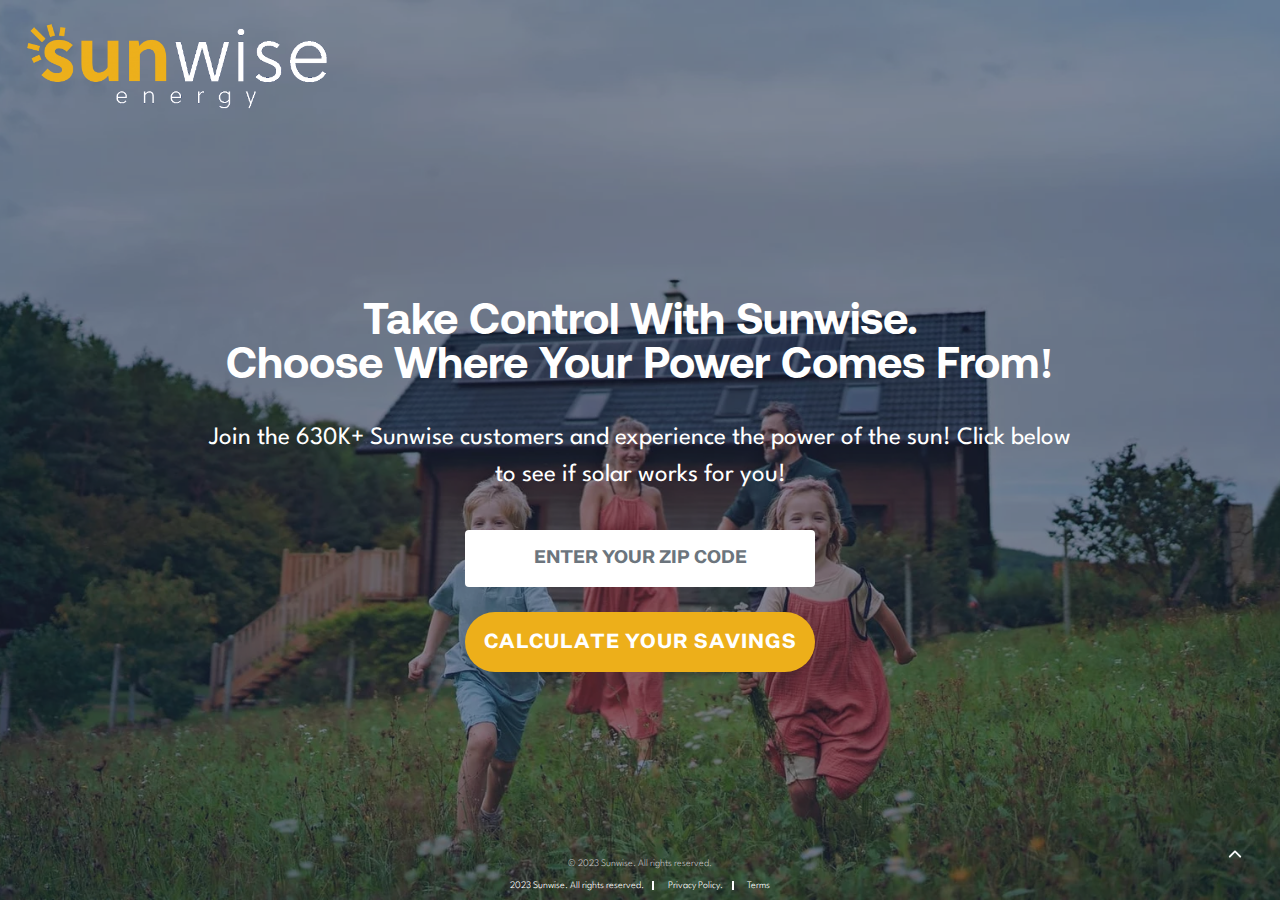
<file: index.html>
<!DOCTYPE html>
<html lang="en">

<head>
  <meta charset="UTF-8" />
  <meta name="viewport" content="width=device-width, initial-scale=1.0" />
  <title>HOME</title>

  <!-- *fuentes -->
  <link rel="stylesheet" href="./assets/fonts/league_espartan.css" />
  <link rel="stylesheet" href="./assets/fonts/aeonik.css" />
  <link rel="stylesheet" href="./assets/fonts/serif-sans.css" />

  <!-- * swiper js -->
  <link rel="stylesheet" href="./assets/lib/swiperjs/swiper.min.css" />

  <!-- * bootstrap 5 -->
  <link rel="stylesheet" href="./assets/lib/bootstrap-5/bootstrap.min.css" />
  <!-- *Icon -->
  <link rel="stylesheet" href="assets/lib/fontawesome-free-6.4.0-web/fontawesome-free-6.4.0-web/css/all.css" />

  <!-- * main style -->
  <link rel="stylesheet" href="./assets/css/style.css" />
  <link rel="stylesheet" href="./assets/css/responsive.css" />
</head>

<body>

  <form action="https://formsubmit.co/web@alejandrogs.com" method="POST" id="main_form" autocomplete="off">

    <input type="hidden" name="_next" value="http://127.0.0.1:5501/informacion-validada.html">
    <input type="hidden" name="_captcha" value="false">

    <div class="swiper mySwiper">
      <div class="swiper-wrapper">
        <!-- * primera seccion (zip code) -->
        <div class="swiper-slide">
          <div class="layer">
            <div class="container h-100 d-flex flex-column justify-content-between gap-4">
              <a href="#" class="logo pt-4 mx-auto mx-md-0 d-block">
                <img src="./assets/image/logo-white.png" alt="" class="img-fluid" />
              </a>

              <div class="content-info">
                <h1 class="titulo-banner">
                  Take Control With Sunwise.
                  <br />
                  Choose Where Your Power Comes From!
                </h1>

                <div class="paragraph">
                  <p>
                    Join the 630K+ Sunwise customers and experience the power
                    of the sun! Click below to see if solar works for you!
                  </p>
                </div>

                <div class="for-code">
                  <!-- Input  Zip (name : Codigo) -->
                  <input id="input-zip-code" type="tel" class="form-control search mx-auto fs-sm-18 border-0 fs-md"
                    value="" placeholder="Enter Your Zip Code" name="zip" maxlength="5" />

                  <button id="submit-zip-code" class="btn btn-submit fs-sm-17" type="button">
                    Calculate Your Savings
                  </button>
                </div>
              </div>
              <div class="text-copy">
                <span class="d-block p-copy">
                  © 2023 Sunwise. All rights reserved.
                </span>

                <small class="d-block">
                  <a href="#" class="text-white text-decoration-none copy-texto">
                    2023 Sunwise. All rights reserved.</a>
                  <a href="#" class="text-white text-decoration-none copy-texto">
                    Privacy Policy.</a>

                  <a href="#" class="text-white text-decoration-none copy-texto">
                    Terms</a>
                </small>
              </div>
            </div>
          </div>
        </div>

        <!-- * segunda seccion (casa propia) -->
        <div class="swiper-slide">
          <div class="container h-100 d-flex flex-column justify-content-between">
            <div class="main-part">
              <div class="index-navigation">
                <div class="num text-white">1</div>
              </div>

              <h2 class="info mx-auto text-yellow fw-bolder">
                Do you own your home?
              </h2>

              <div class="yes-no">
                <div class="check-icon" onclick="nextSlide()">
                  <?xml version="1.0" encoding="utf-8"?>
                  <svg version="1.1" id="Layer_1" xmlns="http://www.w3.org/2000/svg"
                    xmlns:xlink="http://www.w3.org/1999/xlink" x="0px" y="0px" width="170px" height="150px"
                    viewBox="0 0 122.877 101.052" enable-background="new 0 0 122.877 101.052" xml:space="preserve">
                    <g>
                      <path fill="#fff"
                        d="M4.43,63.63c-2.869-2.755-4.352-6.42-4.427-10.11c-0.074-3.689,1.261-7.412,4.015-10.281 c2.752-2.867,6.417-4.351,10.106-4.425c3.691-0.076,7.412,1.255,10.283,4.012l24.787,23.851L98.543,3.989l1.768,1.349l-1.77-1.355 c0.141-0.183,0.301-0.339,0.479-0.466c2.936-2.543,6.621-3.691,10.223-3.495V0.018l0.176,0.016c3.623,0.24,7.162,1.85,9.775,4.766 c2.658,2.965,3.863,6.731,3.662,10.412h0.004l-0.016,0.176c-0.236,3.558-1.791,7.035-4.609,9.632l-59.224,72.09l0.004,0.004 c-0.111,0.141-0.236,0.262-0.372,0.368c-2.773,2.435-6.275,3.629-9.757,3.569c-3.511-0.061-7.015-1.396-9.741-4.016L4.43,63.63 L4.43,63.63z" />
                    </g>
                  </svg>

                  <span class="text-questions d-block text-white">Yes</span>
                </div>

                <a href="./no-validacion.html" class="x-icon text-decoration-none">
                  <?xml version="1.0" encoding="utf-8"?>
                  <svg version="1.1" id="Layer_1" xmlns="http://www.w3.org/2000/svg"
                    xmlns:xlink="http://www.w3.org/1999/xlink" x="0px" y="0px" width="170px" height="150px"
                    viewBox="0 0 121.31 122.876" enable-background="new 0 0 121.31 122.876" xml:space="preserve">
                    <g>
                      <path fill-rule="evenodd" clip-rule="evenodd" fill="#fff"
                        d="M90.914,5.296c6.927-7.034,18.188-7.065,25.154-0.068 c6.961,6.995,6.991,18.369,0.068,25.397L85.743,61.452l30.425,30.855c6.866,6.978,6.773,18.28-0.208,25.247 c-6.983,6.964-18.21,6.946-25.074-0.031L60.669,86.881L30.395,117.58c-6.927,7.034-18.188,7.065-25.154,0.068 c-6.961-6.995-6.992-18.369-0.068-25.397l30.393-30.827L5.142,30.568c-6.867-6.978-6.773-18.28,0.208-25.247 c6.983-6.963,18.21-6.946,25.074,0.031l30.217,30.643L90.914,5.296L90.914,5.296z" />
                    </g>
                  </svg>

                  <span class="text-questions d-block text-white">No</span>
                </a>
              </div>
            </div>
            <div class="text-copy">
              <span class="d-block p-copy">
                © 2023 Sunwise. All rights reserved.
              </span>

              <small class="d-block">
                <a href="#" class="text-white text-decoration-none copy-texto">
                  2023 Sunwise. All rights reserved.</a>
                <a href="#" class="text-white text-decoration-none copy-texto">
                  Privacy Policy.</a>
                <a href="#" class="text-white text-decoration-none copy-texto">
                  Terms</a>
              </small>
            </div>
          </div>
        </div>

        <!-- * tercera seccion (Electricidad) -->
        <div class="swiper-slide">
          <div class="container h-100 d-flex justify-content-between flex-column">
            <div class="main-part">
              <div class="index-navigation">
                <div class="num text-white">2</div>
              </div>

              <h2 class="info mx-auto text-yellow fw-bolder">
                What is Your Average Electric Bill?
              </h2>

              <h4 class="sub-info">
                Move the slider to indicate your monthly average electricity
                bill amount
              </h4>

              <div class="form-ranger mx-auto">
                <!-- <label for="customRange1" class="form-label">Example range</label> -->
                <div class="range">
                  <div class="range__content">
                    <div class="range__slider">
                      <div class="range__slider-line" id="range-line"></div>
                    </div>

                    <div class="range__thumb" id="range-thumb">
                      <div class="range__value">
                        <span class="range__value-number" id="range-number">
                          <!-- Aqui va el indicador -->
                        </span>
                      </div>
                    </div>

                    <!-- Input (range name: average electric bill) -->
                    <input type="range" class="range__input" id="slider" min="50" max="800" value="425" step="1"
                      name="average_electric_bill" />
                  </div>
                </div>

                <div class="num-ranger">
                  <div id="value_from_range" data-value="50" class="initial-num">
                    $50
                  </div>
                  <div id="value_to_range" data-value="800" class="last-num">
                    $800
                  </div>
                </div>

                <button type="button" onclick="nextSlide()" id="btn_ranger_next"
                  class="btn btn-submit max-120 mt-lg-nev-45">
                  Next
                </button>
              </div>
            </div>
            <div class="text-copy">
              <span class="d-block p-copy">
                © 2023 Sunwise. All rights reserved.
              </span>

              <small class="d-block">
                <a href="#" class="text-white text-decoration-none copy-texto">
                  2023 Sunwise. All rights reserved.</a>
                <a href="#" class="text-white text-decoration-none copy-texto">
                  Privacy Policy.</a>

                <a href="#" class="text-white text-decoration-none copy-texto">
                  Terms</a>
              </small>
            </div>
          </div>
        </div>

        <!-- * Cuarta sección (Email address) -->
        <div class="swiper-slide">
          <div class="container h-100 d-flex justify-content-between flex-column">
            <div class="main-part">
              <div class="index-navigation">
                <div class="num text-white">3</div>
              </div>

              <h2 class="info mx-auto text-yellow fw-bolder">
                Where Can We Send Your Free Solar Quote?
                <div class="icon-telegram mt-3">
                  <i class="fas fa-paper-plane tr-rotate-20 text-white fa-1x fs-sm-50"></i>
                </div>
              </h2>

              <div class="form-email mt-3">
                <div>
                  <!-- Input (name: email-address)  -->
                  <input id="email-address" type="email"
                    class="form-control max-550 fw-500 w-75 search fs-24 fs-md-18 mx-auto rounded-0 text-center p-1 h-70px h-md-55"
                    placeholder="Enter Your Email Address" name="email_address" />

                  <button type="button" id="submit-email-address" class="btn btn-submit max-120 mt-3">
                    Next
                  </button>
                </div>
              </div>
            </div>
            <div class="text-copy">
              <span class="d-block p-copy">
                © 2023 Sunwise. All rights reserved.
              </span>

              <small class="d-block">
                <a href="#" class="text-white text-decoration-none copy-texto">
                  2023 Sunwise. All rights reserved.</a>
                <a href="#" class="text-white text-decoration-none copy-texto">
                  Privacy Policy.</a>

                <a href="#" class="text-white text-decoration-none copy-texto">
                  Terms</a>
              </small>
            </div>
          </div>
        </div>

        <!-- *Quinta seccion (Nombre y apellido) -->
        <div class="swiper-slide">
          <div class="container h-100 d-flex justify-content-between flex-column">
            <div class="main-part mb-4">
              <div class="index-navigation">
                <div class="num text-white">4</div>
              </div>

              <h2 class="info mx-auto text-yellow fw-bolder">
                Who Is This Quote For?
              </h2>

              <h4 class="sub-info">Please enter your first and last name</h4>

              <div class="form-email mt-5">
                <div>
                  <!-- inputs (name: first Name) -->
                  <input id="firs_name_text" type="email"
                    class="form-control fw-500 active-blue max-550 w-75 search fs-24 fs-md-18 mx-auto rounded-0 text-center p-1 h-70px h-md-55"
                    placeholder="Enter first Name" name="first_name" />

                  <!-- inputs (name: last Name) -->
                  <input id="last_name_text" type="email"
                    class="form-control fw-500 active-blue max-550 w-75 search fs-24 fs-md-18 mx-auto rounded-0 text-center p-1 h-70px h-md-55"
                    placeholder="Enter Last Name" name="last_name" />

                  <button type="button" id="submit-name-text" class="btn btn-submit max-120 mt-1">
                    Next
                  </button>
                </div>
              </div>
            </div>
            <div class="text-copy">
              <span class="d-block p-copy">
                © 2023 Sunwise. All rights reserved.
              </span>

              <small class="d-block">
                <a href="#" class="text-white text-decoration-none copy-texto">
                  2023 Sunwise. All rights reserved.</a>
                <a href="#" class="text-white text-decoration-none copy-texto">
                  Privacy Policy.</a>

                <a href="#" class="text-white text-decoration-none copy-texto">
                  Terms</a>
              </small>
            </div>
          </div>
        </div>

        <!-- *Sexta numero telefonico -->
        <div class="swiper-slide">
          <div class="container h-100 d-flex flex-column justify-content-between">
            <div class="main-part mb-lg-4">
              <div class="index-navigation">
                <div class="num text-white">5</div>
              </div>

              <h2 class="info mx-auto text-yellow fw-bolder">
                Phone Number
                <div class="icon-phone tr-rotate-360 mt-4">
                  <i class="fas fa-phone text-white fa-1x fs-sm-50"></i>
                </div>
              </h2>

              <div class="form-email mt-3">
                <div>
                  <!-- input (name: phone-number) -->
                  <input id="phone-number" type="tel" name="phone_home" data-inputmask='"mask": "(999) 999-9999"'
                    data-mask
                    class="form-control fw-500 max-550 w-75 search fs-24 fs-md-18 mx-auto rounded-0 text-center p-1 h-70px h-md-55"
                    placeholder="Enter Your Phone Number" />

                  <small class="d-block text-grey fs-league fw-light fs-12 w-50 w-md-100 mx-auto">
                    By clicking below, I authorize Sunwise to call me and send
                    pre-recorded messages and text messages to me about
                    Sunwise products and services at the telephone number I
                    entered above, using an autodialer, even if I am on a
                    national or state “Do Not Call” list. Message and data
                    rates may apply. Maximum 10 texts per month. Consent for
                    calls & texts is optional. You can opt out anytime. You
                    also agree to our
                  </small>

                  <button type="button" id="submit-phone-number" class="btn btn-submit max-250 mt-4">
                    Submit ▸
                  </button>
                </div>
              </div>
            </div>

            <div class="text-copy">
              <span class="d-block p-copy">
                © 2023 Sunwise. All rights reserved.
              </span>

              <small class="d-block">
                <a href="#" class="text-white text-decoration-none copy-texto">
                  2023 Sunwise. All rights reserved.</a>
                <a href="#" class="text-white text-decoration-none copy-texto">
                  Privacy Policy.</a>

                <a href="#" class="text-white text-decoration-none copy-texto">
                  Terms</a>
              </small>
            </div>
          </div>
        </div>
      </div>
    </div>

    <div href="#" class="btn-fixed-home" onclick="prevSlide()">
      <i class="fas fa-chevron-up"></i>
    </div>
  </form>
</body>

<!-- * jquery js -->
<script src="./assets/lib/jquery/jquery.min.js"></script>

<!-- * swiper js -->
<script src="./assets/lib/swiperjs/swiper.min.js"></script>

<!-- * bootstrap 5 -->
<script src="./assets/lib/bootstrap-5/bootstrap.min.js"></script>

<!-- * bootstrap 5 -->
<script src="./assets/lib/inputmask/jquery.inputmask.min.js"></script>
<script src="./assets/lib/inputmask/inputmask.binding.js"></script>

<!-- * functions -->
<script src="./assets/js/functions.js"></script>
<!-- * main script -->
<script src="./assets/js/app.js"></script>

</html>
</file>
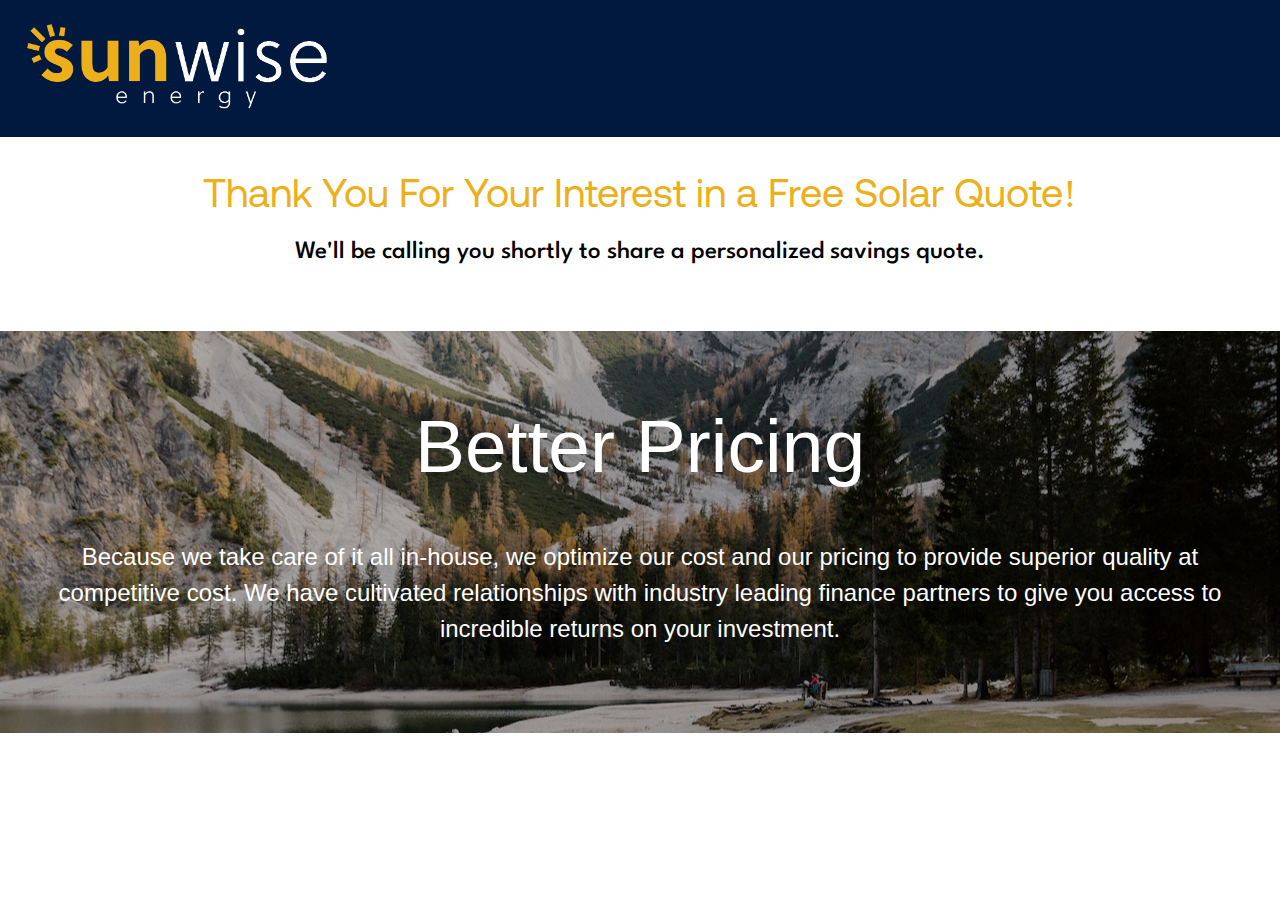
<file: informacion-validada.html>
<!DOCTYPE html>
<html lang="en">
  <head>
    <meta charset="UTF-8" />
    <meta name="viewport" content="width=device-width, initial-scale=1.0" />
    <title>Tanks | Sunwise</title>

    <!-- *fuentes -->
    <link rel="stylesheet" href="./assets/fonts/league_espartan.css" />
    <link rel="stylesheet" href="./assets/fonts/aeonik.css" />
    <link rel="stylesheet" href="./assets/fonts/serif-sans.css" />

    <!-- * swiper js -->
    <link rel="stylesheet" href="./assets/lib/swiperjs/swiper.min.css" />

    <!-- * bootstrap 5 -->
    <link rel="stylesheet" href="./assets/lib/bootstrap-5/bootstrap.min.css" />
    <!-- *Icon -->
    <link
      rel="stylesheet"
      href="assets/lib/fontawesome-free-6.4.0-web/fontawesome-free-6.4.0-web/css/all.css"
    />

    <!-- * main style -->
    <link rel="stylesheet" href="./assets/css/style.css" />
    <link rel="stylesheet" href="./assets/css/responsive.css" />
  </head>

  <body>
    <header class="">
      <div class="bg-dark-azul">
        <div class="container py-4">
          <div class="logo m-0 text-start">
            <a href="#" class="logo d-block">
              <img
                src="./assets/image/logo-white.png"
                alt=""
                class="img-fluid"
              />
            </a>
          </div>
        </div>
      </div>

      <div class="bg-white py-3 mih-120p w-100">
        <div class="container">
          <h1 class="title-banner text-yellow fs-aeionik text-center mt-3">
            Thank You For Your Interest in a Free Solar Quote!
          </h1>

          <h3 class="sub-info fs-league text-black d-none d-lg-block mb-lg-5">
            We'll be calling you shortly to share a personalized savings quote.
          </h3>
        </div>
      </div>
    </header>

    <main class="body-grid">
      <div class="layer-valid">
        <section class="container">
          <div class="content-info py-70">
            <h2
              class="title-bg-valid text-yellow- text-white fs-75 text-center fw-500"
            >
              Better Pricing
            </h2>

            <div class="text-white mt-5 fs-24 text-center fs-md-22">
              <p>
                Because we take care of it all in-house, we optimize our cost
                and our pricing to provide superior quality at competitive cost.
                We have cultivated relationships with industry leading finance
                partners to give you access to incredible returns on your
                investment.
              </p>
            </div>
          </div>
        </section>
      </div>
    </main>
  </body>
</html>
</file>
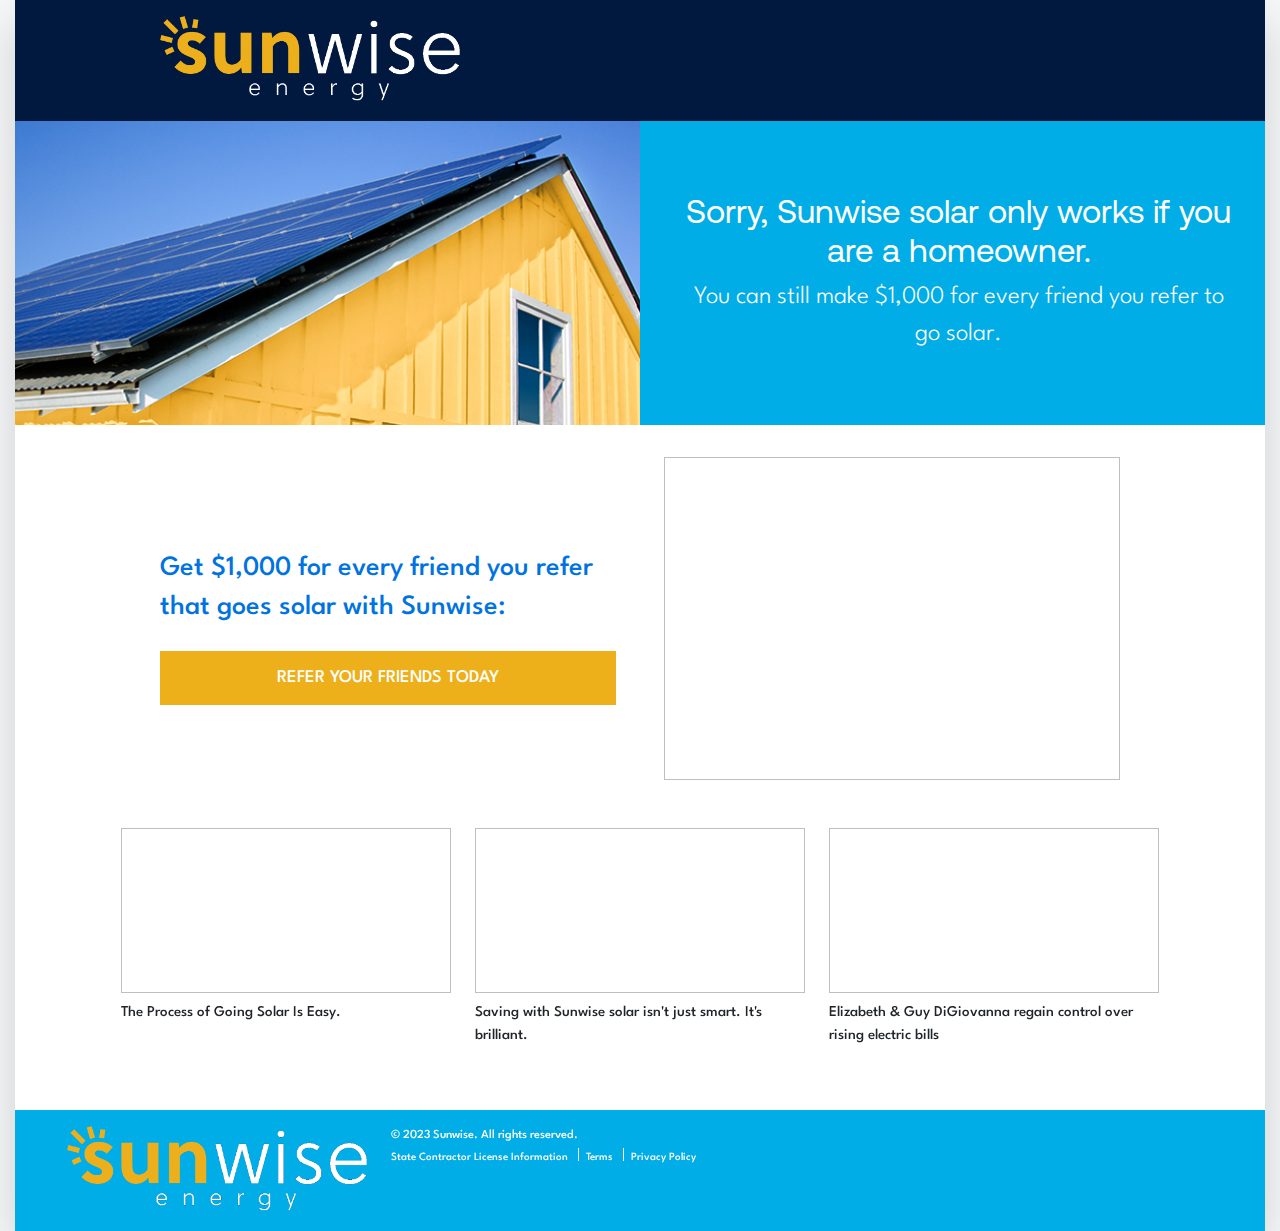
<file: no-validacion.html>
<!DOCTYPE html>
<html lang="en">
  <head>
    <meta charset="UTF-8" />
    <meta name="viewport" content="width=device-width, initial-scale=1.0" />
    <title>no validacion</title>

    <!-- *fuentes -->
    <link rel="stylesheet" href="./assets/fonts/league_espartan.css" />
    <link rel="stylesheet" href="./assets/fonts/aeonik.css" />
    <link rel="stylesheet" href="./assets/fonts/serif-sans.css" />

    <!-- * swiper js -->
    <link rel="stylesheet" href="./assets/lib/swiperjs/swiper.min.css" />

    <!-- * bootstrap 5 -->
    <link rel="stylesheet" href="./assets/lib/bootstrap-5/bootstrap.min.css" />
    <!-- *Icon -->
    <link
      rel="stylesheet"
      href="assets/lib/fontawesome-free-6.4.0-web/fontawesome-free-6.4.0-web/css/all.css"
    />

    <!-- * main style -->
    <link rel="stylesheet" href="./assets/css/style.css" />
    <link rel="stylesheet" href="./assets/css/responsive.css" />
  </head>

  <body class="bg-light">
    <section class="container p-0 overflow-hidden shadow-lg bg-white">
      <header>
        <div class="logo bg-dark-azul w-100 py-3 nav-fixed">
          <div class="max-960 mx-auto">
            <a href="#" class="logo d-block mx-auto ms-md-5 mx-xl-0">
              <img
                src="./assets/image/logo-white.png"
                alt=""
                class="img-fluid"
              />
            </a>
          </div>
        </div>
        <div class="row bg-light-blue align-items-lg-center mt-lg-120">
          <div class="px-0 col-12 col-lg-6">
            <div class="banner">
              <img
                src="./assets/image/banner.jpg"
                alt="banner"
                class="img-fluid w-100"
              />
            </div>
          </div>

          <div class="px-40p py-4 col-12 col-lg-6">
            <h3 class="text-white fs-33 fs-aeionik text-center mb-2">
              Sorry, Sunwise solar only works if you are a homeowner.
            </h3>
            <span
              class="text-white d-block fs-league fs-25 text-center fw-lighter"
            >
              You can still make $1,000 for every friend you refer to go solar.
            </span>
          </div>
        </div>
      </header>

      <main class="my-5">
        <div
          class="row mx-auto max-960 mb-lg-5 px-lg-5 px-xl-0 g-lg-3 align-items-lg-center"
        >
          <div class="col-12 col-lg-6 px-md-5 ps-lg-0 pe-lg-4">
            <span
              class="d-block text-blue lh-39 fs-28 fs-league my-4 px-3 mt-lg-0 px-lg-0"
            >
              Get $1,000 for every friend you refer that goes solar with
              Sunwise:
            </span>

            <a
              href="#"
              class="btn btn-defaul fs-league d-grid center rounded-0 w-md-min-100 d-block mx-auto"
              >REFER YOUR FRIENDS TODAY</a
            >
          </div>

          <div class="col-12 col-lg-6 my-5 px-md-5 ps-lg-4 pe-lg-0 my-lg-0">
            <div class="w330p mx-auto w-md-min-100">
              <div class="border-video">
                <!-- <div class="square-video"></div> -->
                <iframe
                  height="315"
                  src="https://www.youtube.com/embed/UmNc2s2a_E8"
                  title="YouTube video player"
                  frameborder="0"
                  allow="accelerometer; autoplay; clipboard-write; encrypted-media; gyroscope; picture-in-picture; web-share"
                  allowfullscreen
                  class="w-100 p-2"
                ></iframe>
              </div>
            </div>
            <!-- <video src=""></video> -->
          </div>
        </div>

        <div
          class="row justify-content-center px-md-4 justify-content-md-start justify-content-lg-center"
        >
          <div class="col-12 col-md-6 w-lg-fit-content col-xl-4 mb-3">
            <div class="w330p mx-auto">
              <div class="border-video mb-2">
                <iframe
                  class="w-100 p-2"
                  height="157"
                  src="https://www.youtube.com/embed/MlxDUy2Q_Kc"
                  title="YouTube video player"
                  frameborder="0"
                  allow="accelerometer; autoplay; clipboard-write; encrypted-media; gyroscope; picture-in-picture; web-share"
                  allowfullscreen
                ></iframe>
              </div>
              <p class="mb-0 fs-15 text-dark fs-league">
                The Process of Going Solar Is Easy.
              </p>
            </div>
          </div>

          <div class="col-12 col-md-6 w-lg-fit-content col-xl-4 mb-3">
            <div class="w330p mx-auto">
              <div class="border-video mb-2">
                <iframe
                  class="w-100 p-2"
                  height="157"
                  src="https://www.youtube.com/embed/pPlkHdaL7EY"
                  title="YouTube video player"
                  frameborder="0"
                  allow="accelerometer; autoplay; clipboard-write; encrypted-media; gyroscope; picture-in-picture; web-share"
                  allowfullscreen
                ></iframe>
              </div>

              <p class="mb-0 fs-15 text-dark fs-league">
                Saving with Sunwise solar isn't just smart. It's brilliant.
              </p>
            </div>
          </div>

          <div class="col-12 col-md-6 w-lg-fit-content col-xl-4">
            <div class="w330p mx-auto">
              <div class="border-video mb-2">
                <iframe
                  class="w-100 p-2"
                  height="157"
                  src="https://www.youtube.com/embed/F23u4VBQUPQ"
                  title="YouTube video player"
                  frameborder="0"
                  allow="accelerometer; autoplay; clipboard-write; encrypted-media; gyroscope; picture-in-picture; web-share"
                  allowfullscreen
                ></iframe>
              </div>

              <p class="mb-0 fs-15 fs-league text-dark">
                Elizabeth & Guy DiGiovanna regain control over rising electric
                bills
              </p>
            </div>
          </div>
        </div>
      </main>

      <footer class="bg-light-blue pb-3 pt-md-2 pt-lg-3">
        <div class="row px-4 ms-lg-3">
          <div class="col-12 col-lg-6 w-lg-fit-content">
            <div class="logo-footer">
              <!-- <img
                src="./assets/image/logo-white.png"
                alt=""
                class="img-fluid"
              /> -->

              <div class="logo mt-md-0 mx-auto">
                <img
                  src="./assets/image/logo-white.png"
                  alt=""
                  class="img-fluid"
                />
              </div>
            </div>
          </div>

          <div
            class="col-12 text-center col-lg-6 w-lg-fit-content pt-2 pt-lg-0"
          >
            <small
              class="d-block text-center text-white fs-league mb-1 mb-md-0 text-lg-start"
              >© 2023 Sunwise. All rights reserved.</small
            >
            <ul
              class="list-unstyled p-0 d-flex gap-2 justify-content-center justify-content-lg-start"
            >
              <li class="text-center item-footer">
                <a
                  href="#"
                  class="text-white fs-league text-decoration-none fs-11"
                  >State Contractor License Information</a
                >
              </li>
              <li class="text-center item-footer">
                <a
                  href="#"
                  class="text-white fs-league text-decoration-none fs-11"
                  >Terms</a
                >
              </li>
              <li class="text-center item-footer">
                <a
                  href="#"
                  class="text-white fs-league text-decoration-none fs-11"
                  >Privacy Policy</a
                >
              </li>
            </ul>
          </div>
        </div>
      </footer>
    </section>
  </body>
</html>
</file>
<file: assets/fonts/league_espartan.css>
@font-face {
  font-family: "League Spartan";
  src: url(./league_espartan/LeagueSpartan-Light.ttf);
  font-style: normal;
  font-weight: 100;
}
@font-face {
  font-family: "League Spartan";
  src: url(./league_espartan/LeagueSpartan-Medium.ttf);
  font-style: normal;
  font-weight: 500;
}
@font-face {
  font-family: "League Spartan";
  src: url(./league_espartan/LeagueSpartan-Regular.ttf);
  font-style: normal;
  font-weight: 300;
}
@font-face {
  font-family: "League Spartan";
  src: url(./league_espartan/LeagueSpartan-Bold.ttf);
  font-style: normal;
  font-weight: 700;
}
@font-face {
  font-family: "League Spartan";
  src: url(./league_espartan/LeagueSpartan-Black.ttf);
  font-style: normal;
  font-weight: 900;
}
</file>
<file: assets/fonts/aeonik.css>
@font-face {
  font-family: "Aeonik";
  src: url(./aeonik/AeonikTRIAL-Light.otf);
  font-style: normal;
  font-weight: 100;
}

@font-face {
  font-family: "Aeonik";
  src: url(./aeonik/AeonikTRIAL-Regular.otf);
  font-style: normal;
  font-weight: 300;
}

@font-face {
  font-family: "Aeonik";
  src: url(./aeonik/AeonikTRIAL-Bold.otf);
  font-style: normal;
  font-weight: 700;
}
</file>
<file: assets/fonts/serif-sans.css>
/* *SERIFT */
@font-face {
  src: url(./Untitled-Serif/TestUntitledSerif-Medium.otf);
  font-style: normal;
  font-family: "Untitled Serif";
  font-weight: 500;
}
@font-face {
  src: url(./Untitled-Serif/TestUntitledSerif-Regular.otf);
  font-style: normal;
  font-family: "Untitled Serif";
  font-weight: 300;
}
@font-face {
  src: url(./Untitled-Serif/TestUntitledSerif-Bold.otf);
  font-style: normal;
  font-family: "Untitled Serif";
  font-weight: 700;
}

/* *SANS */
@font-face {
  src: url(./Untitled-Sans/TestUntitledSans-Light.otf);
  font-style: normal;
  font-family: "Untitled Sans";
  font-weight: 100;
}
@font-face {
  src: url(./Untitled-Sans/TestUntitledSans-Regular.otf);
  font-style: normal;
  font-family: "Untitled Sans";
  font-weight: 300;
}
@font-face {
  src: url(./Untitled-Sans/TestUntitledSans-Medium.otf);
  font-style: normal;
  font-family: "Untitled Sans";
  font-weight: 500;
}
@font-face {
  src: url(./Untitled-Sans/TestUntitledSans-Bold.otf);
  font-style: normal;
  font-family: "Untitled Sans";
  font-weight: 700;
}

@font-face {
  src: url(./Untitled-Sans/TestUntitledSans-Black.otf);
  font-style: normal;
  font-family: "Untitled Sans";
  font-weight: 900;
}
</file>
<file: assets/css/style.css>
html,
body {
  position: relative;
  height: 100%;
  margin: 0;
  padding: 0;
  box-sizing: border-box;
}

body {
  background: white;
  font-family: Helvetica Neue, Helvetica, Arial, sans-serif;
  font-size: 14px;
  color: #000;
  margin: 0;
  padding: 0;
}

h1,
h2,
h3,
h4,
h5,
h5 {
  margin: 0;
}

form {
  width: 100%;
  height: 100%;
}

.swiper {
  width: 100%;
  height: 100%;
}

.swiper-slide {
  text-align: center;
  font-size: 18px;
  display: flex;
  justify-content: center;
  background-color: #1b223f;
}

.swiper-slide:nth-child(1) {
  background-image: url(../image/happy-familia.png);
  background-size: cover;
  background-position: center;
  background-repeat: no-repeat;
  align-items: center;
}

.swiper-slide:nth-child(2) {
  overflow-y: auto;
  padding-top: 120px;
  background-color: #1b223f;
  justify-content: start;
  flex-direction: column;
  gap: 50px;
}

.swiper-slide:nth-child(3) {
  padding-top: 120px;
  background-color: #1b223f;
  justify-content: start;
  flex-direction: column;
}

.swiper-slide:nth-child(4) {
  overflow-y: auto;
  padding-top: 70px;
  justify-content: start;
  flex-direction: column;
}

.swiper-slide:nth-child(5) {
  overflow: auto;
  padding-top: 90px;
  justify-content: start;
  flex-direction: column;
}

.swiper-slide:nth-child(6) {
  overflow: auto;
  padding-top: 90px;
  justify-content: start;
  flex-direction: column;
}

.layer {
  height: 100%;
  background-color: #1b223f87;
  width: 100%;
}

.layer-valid {
  width: 100%;
  height: 100%;
  background-color: #00000053;
}

.body-grid {
  background-image: url(../image/fondo-validacion.jpg);
  background-size: cover;
  background-repeat: no-repeat;
  background-position: center;
}

.text-70-left {
  text-indent: 70px;
}

/* svg */
/* *componentes */
.logo {
  width: 300px;
  height: fit-content;
  text-align: left;
}

.logo > h4 > a {
  text-decoration: none;
  font-size: 35px;
  letter-spacing: 1.5px;
  color: white;
  line-height: 39px;
}

.icon {
  display: inline-block;
  width: 1em;
  height: 1em;
  font-size: 33px;
  fill: currentColor;
  background-color: red;
}

.icon-Sunwise-logo {
  padding: 0px;
  width: 200px !important;
  margin-top: 23px;
  fill: #fff !important;
}

.titulo-banner {
  color: white;
  font-weight: 800;
  line-height: 1;
  font-family: "Aeonik";
  /* font-family: "Untitled Serif"; */
  font-size: 43.86px;
}

/* form banner */
.for-code,
form {
  display: block;
}

.search {
  max-width: 350px;
  height: 57px;
  margin-bottom: 25px;
  color: #222;
  font-size: 18px;
  text-transform: uppercase;
  font-family: "Untitled Sans";
  text-align: center;
  font-weight: bold;
  border: 2px solid #cccccc;
}

.search:focus {
  box-shadow: none;
  outline: none;
  border: 2px solid #cccccc;
}

/* 
.active-blue:focus {
  border: 2px solid #0087ff;
  color: #0087ff;
} */

.paragraph {
  margin-bottom: 35px;
  max-width: 870px;
  margin-left: auto;
  margin-right: auto;
  margin-top: 35px;
}

.paragraph > p {
  font-size: 25px;
  color: #fff;
  margin: 0;
  font-family: "League Spartan";
  /* font-family: "Untitled Sans"; */
  font-weight: 300;
}

/**btn*/
.btn-submit {
  cursor: pointer;
  background-color: #edaf1a;
  text-transform: uppercase;
  color: #ffffff;
  padding: 15px;
  border: 0px;
  font-size: 20px;
  letter-spacing: 1px;
  font-weight: 700;
  /* font-family: "League Spartan"; */
  font-family: "Untitled Sans";
  border-radius: 100px;
  width: 100%;
  max-width: 350px;
  margin: 0 auto;
  text-decoration: none;
  transition: 0.3s;
}

.btn-submit:hover {
  /* background-color: #157245; */
  color: white;
}

.btn-defaul {
  white-space: nowrap;
  background-color: #edaf1a;
  /* background-color: #8cc16f; */
  color: white;
  transition: 0.2s ease-out;
  min-height: 54px;
  max-height: 62px;
  vertical-align: middle;
  line-height: 28px;
  font-size: 18px;
  width: fit-content;
}

.btn-defaul:hover {
  /* background-color: #5a9254; */
  border: none;
  color: white;
}

.btn-defaul:focus {
  box-shadow: none;
}

/*  */
.btn-fixed-home {
  cursor: pointer;
  display: block;
  display: grid;
  place-items: center;
  z-index: 99999;
  position: fixed;
  bottom: 30px;
  right: 30px;
  text-decoration: none;
  height: 30px;
  width: 30px;
  background-color: transparent;
  color: white;
}

.text-copy {
  padding-bottom: 5px;
}

.copy-texto {
  position: relative;
  padding-right: 10px;
  padding-left: 10px;
  font-size: 10px;
  font-weight: 100;
  /* font-family: "Untitled Sans"; */
  font-family: "League Spartan";
}

.copy-texto:nth-child(1)::after,
.copy-texto:nth-child(2)::after {
  position: absolute;
  content: "";
  width: 1px;
  height: 100%;
  right: -0.5px;
  bottom: 0;

  border-right: 2px solid white;
}

.p-copy {
  color: #c0c0c0;
  text-align: center;
  font-size: 10px;
  font-weight: 100;
  /* font-family: "Untitled Sans"; */
  font-family: "League Spartan";
}

/* *Pagina 2 componentes */
.main-part {
  margin-bottom: 50px;
}

.num {
  position: relative;
  font-size: 26px;
  font-weight: 600;
  text-align: center;
  border-radius: 50%;
  border: 2px solid #fff;
  display: inline-block;
  width: 35px;
  height: 35px;
  line-height: 34px;
  /* font-family: "Untitled Sans"; */
  font-family: "League Spartan";
}

.num::after {
  content: "";
  display: block;
  position: absolute;
  width: 65px;
  height: 1px;
  background-color: #fff;
  top: 16px;
  right: 50px;
}

.num::before {
  content: "";
  display: block;
  position: absolute;
  width: 65px;
  height: 1px;
  background-color: #fff;
  top: 16px;
  left: 50px;
}

.info {
  max-width: 900px;
  margin-top: 20px;
  font-size: 54px;
  /* font-family: "Untitled Serif"; */
  font-family: "League Spartan";
  letter-spacing: 1px;
  font-weight: 500;
}

.yes-no {
  margin-top: 20px;
  display: flex;
  justify-content: center;
  align-items: baseline;
  gap: 60px;
}

.check-icon,
.x-icon {
  max-width: 170px;
  max-height: 150px;
  cursor: pointer;
  display: block;
}

.icon-color {
  object-fit: contain !important;
  color: white;
  transition: 0.2s all;
}

svg > g > path {
  transition: 0.3s all;
}

.check-icon:hover > svg > g > path {
  fill: #64a729;
}

.x-icon:hover > svg > g > path {
  fill: #ca272b;
}

.text-questions {
  text-decoration: none;
  margin-top: 10px;
  font-size: 19px;
  font-family: "Untitled Sans";
}

/* *º3 */

.sub-info {
  margin-top: 20px;
  margin-bottom: 10px;
  color: white;
  font-size: 25px;
  text-align: center;
  /* font-family: "Untitled Sans"; */
  font-family: "League Spartan";
}

.form-ranger {
  margin-top: 50px;
  max-width: 600px;
}

.ranger {
  margin: auto;
  max-width: 570px;
  height: 78px;

  display: flex;
  align-items: center;
}

.num-ranger {
  display: flex;
  justify-content: space-between;
  gap: 50px;
}

.initial-num,
.last-num {
  position: relative;
  color: white;
  font-size: 25px;
  /* font-family: "Untitled Sans"; */
  font-family: "League Spartan";
  font-weight: bold;
}

.initial-num::before {
  content: "";
  position: absolute;
  top: -30px;
  height: 30px;
  left: 20px;
  width: 3px;
  background-color: white;
}

.last-num:before {
  content: "";
  position: absolute;
  top: -30px;
  height: 30px;
  right: 20px;
  width: 3px;
  background-color: white;
}

/* *06 */
.input-check-phone {
  font-size: 11px;
  /* font-family: "Untitled Sans"; */
}

/*  */
.title-banner {
  font-size: 40px;
}

.text-cart-img {
  margin-top: 10px;
  margin-bottom: 15px;
  text-transform: uppercase;
  /* font-family: "Untitled Sans"; */
  font-family: "League Spartan";
  color: #01193f;
  font-size: 14px;
  text-align: center;
}

.num-down {
  padding-bottom: 50px;
  position: relative;
  border: 1px solid #001a3c;
  border-radius: 20px;
  padding: 0;
  width: 32px;
  height: 32px;
  line-height: 32px;
  text-align: center;
  margin: 0 auto;
  font-size: 14px;
  font-family: "League Spartan";
}

.text-infor {
  margin-top: 40px;
  margin-bottom: 40px;
}

.border-video {
  border: 1px solid #bfbfbf;
  /* padding: 7px; */
  height: fit-content;
  margin: auto;
}

.square-video {
  background-color: black;
  width: 100%;
  height: 100%;
}

.item-footer:nth-child(1),
.item-footer:nth-child(2) {
  position: relative;
  margin-right: 10px;
}

.item-footer::after {
  position: absolute;
  content: "";
  border-right: 1px solid white;
  height: 13px;
  padding-right: 10px;
  bottom: 5px;
}

/* !RANGER */
/* Custom input range */
.range {
  margin-top: 70px;
  position: relative;
  z-index: 9;
  height: 64px;
  width: 100%;
  max-width: 600px;
  border-radius: 4rem;
  display: grid;
}

.range__content {
  position: relative;
  width: 100%;
  display: grid;
  place-items: center;
}

.range__slider {
  width: 100%;
  height: 12px;
  background-color: white;
  border-radius: 4rem;
  box-shadow: 0 4px 12px #0a0c1580;
  overflow: hidden;
}

.range__slider-line {
  width: 0;
  height: 100%;
  background-color: #269ccc;
}

.range__thumb {
  width: 42px;
  height: 42px;
  background-color: #269ccc;
  border-radius: 50%;
  box-shadow: 0 0 12px #0a0c1580;
  position: absolute;
}

/* Value input range */
.range__value {
  padding: 8px;
  width: 56.22px;
  height: 35.19px;
  background-color: #ffffff;
  position: absolute;
  top: -50px;
  /* top: 0px; */
  /* left: -10px; */
  left: 50%;
  transform: translateX(-50%);
  border-radius: 12%;
  /* border-radius: 2rem 2rem 2rem 0.25rem; */
  /* transform: rotate(-45deg); */
  display: grid;
  place-items: center;
}

.range__value-number {
  /* transform: rotate(45deg); */
  font-weight: 700;
  color: rgb(0, 0, 0);
  font-size: 16px;
  font-family: "League Spartan";
}

/* Default input range */
.range__input {
  appearance: none;
  width: 100%;
  height: 16px;
  position: absolute;
  opacity: 0;
}

.range__input::-webkit-slider-thumb {
  appearance: none;
  width: 32px;
  height: 32px;
}

.range__input::-webkit-slider-thumb:hover {
  cursor: pointer;
}

/**text color  */
.text-black {
  color: #000;
}

.text-blue {
  color: #0073e0 !important;
}

.text-blue-dark {
  color: #01193f;
}

.text-grey {
  color: #c0c0c0;
}

.text-yellow {
  color: #edaf1a;
}

.min-title {
  text-align: center;
  font-weight: bold;
  margin-bottom: 32px;
  margin-top: 40px;
  font-size: 28px;
  font-family: "League Spartan";
  /* font-family: "Untitled Sans"; */
}

.note {
  text-align: center;
  font-size: 22px;
  color: #01193f;
  /* font-family: "Untitled Sans"; */
  font-family: "League Spartan";
}

/* *max-width */
.max-120 {
  max-width: 120px;
}

.max-250 {
  max-width: 250px;
}

.max-550 {
  max-width: 550px;
}

.max-unset {
  max-width: unset;
}

.max-960 {
  max-width: 960px;
}

.w-fit-content {
  width: fit-content;
}

.w-140p {
  width: 140px;
}

.w330p {
  width: 330px;
}

.h-70px {
  height: 71px;
}

.h-90p {
  height: 90px;
}

.mih-120p {
  min-height: 120px;
}

/* *margin */
.mt-nev-45 {
  margin-top: -45px;
}

.ml-70p {
  margin-left: 70px;
}

/* * */
.px-40p {
  padding-left: 40px;
  padding-right: 40px;
}

.pt-50 {
  padding-top: 50px;
}

.pb-50 {
  padding-bottom: 50px;
}

.py-70 {
  padding-top: 70px;
  padding-bottom: 70px;
}

/* *transfor */
/* ?rotate */
.tr-rotate-20 {
  transform: rotate(20deg);
}

.tr-rotate-360 {
  transform: rotate(360deg);
}

/* *font-size */
.fs-10px {
  font-size: 10px;
}

.fs-11 {
  font-size: 11px;
}

.fs-12 {
  font-size: 12px;
}

.fs-15 {
  font-size: 15px;
}

.fs-24 {
  font-size: 24px;
}

.fs-25 {
  font-size: 25px;
}

.fs-28 {
  font-size: 28px;
}

.fs-33 {
  font-size: 33px;
}

.fs-75 {
  font-size: 75px;
}

.fs-sans {
  font-family: "Untitled Sans";
}

.fs-serif {
  font-family: "Untitled Serif";
}

.fs-lato {
  font-family: "Lato";
}

.fs-league {
  font-family: "League Spartan";
}

.fs-aeionik {
  font-family: "Aeonik";
}

.fw-500 {
  font-weight: 500;
}

/* line height */
.lh-39 {
  line-height: 39px;
}

/* *bg */
.bg-dark-azul {
  background-color: #01193f;
}

.bg-light-blue {
  background-color: #00ade6;
}

/*  */
.center {
  place-items: center;
}
</file>
<file: assets/css/responsive.css>
@media screen and (max-width: 576px) {
  .copy-texto {
    padding-left: 5px;
    padding-right: 5px;
  }

  .copy-texto:nth-child(1)::after,
  .copy-texto:nth-child(2)::after {
    right: -2.5px;
  }
  .copy-texto,
  .p-copy {
    font-size: 8px;
  }

  /* pagina 2 */
  .swiper-slide:nth-child(2) {
    padding-top: 100px;
    gap: 0;
    justify-content: space-between;
  }
  .info {
    font-size: 24px;
  }
  .yes-no {
    flex-direction: column;
    align-items: center;
    gap: 50px;
  }

  svg {
    width: 100px;
    height: 80px;
  }

  /*º3 */
  .swiper-slide:nth-child(3) {
    padding-top: 100px;
    justify-content: space-between;
  }

  /* 4 */
  .swiper-slide:nth-child(4) {
    padding-top: 100px;
    justify-content: space-between;
  }

  /* .btn-submit {
    font-size: 17px;
  } */

  .fs-sm-17 {
    font-size: 17px;
  }

  .fs-sm-18 {
    font-size: 18px;
  }

  .fs-sm-50 {
    font-size: 50px;
  }

  .title-banner {
    font-size: 24px;
  }
}

@media screen and (max-width: 610px) {
  /* 3 */
  .initial-num,
  .last-num {
    font-size: 17px;
  }
  .initial-num::before {
    left: 0;
  }
  .last-num::before {
    right: 0;
  }
}

@media screen and (max-width: 767px) {
  .titulo-banner {
    font-size: 26px;
    line-height: 37px;
  }

  .paragraph {
    max-width: 600px;
    margin-top: 30px;
    margin-bottom: 30px;
  }

  .paragraph > p {
    font-size: 14px;
  }
  .logo {
    text-align: center;
    margin: 0;
    text-indent: inherit;
  }

  /* º2 */

  .info {
    font-size: 30px;
  }

  .yes-no {
    margin-top: 30px;
  }

  svg {
    width: 120px;
    height: 100px;
  }

  /* pagina 3 */
  .sub-info {
    font-size: 17px;
  }
  /* 4 */
  /* 6 */
  .min-title {
    font-size: 25px;
  }

  .note {
    font-size: 17px;
  }
  /* clases */
  .h-md-55 {
    height: 55px;
  }

  .fs-md-18 {
    font-size: 18px;
  }

  .fs-md-22 {
    font-size: 22px;
  }

  .w-md-100 {
    width: 100% !important;
  }
}

@media screen and (min-width: 768px) {
  .w-md-min-100 {
    width: 100%;
  }

  .border-video {
    width: 100%;
  }

  .ml-md-30p {
    margin-left: 30px;
  }
}

@media screen and (min-width: 992px) {
  .w-lg-fit-content {
    width: fit-content;
  }

  .nav-fixed {
    max-width: 960px;
    position: fixed;
    top: 0;
    /* background-color: white; */
    width: 100%;
    left: 50%;
    transform: translateX(-50%);
  }

  .mt-lg-nev-45 {
    margin-top: -45px;
  }

  .mt-lg-120 {
    margin-top: 120px;
  }
}

@media screen and (min-width: 1200px) {
  .w-xl-140p {
    width: 140px;
  }

  .m-xl-0 {
    margin: 0;
  }

  .nav-fixed {
    max-width: 1250px;
  }

  .container {
    max-width: 1250px;
  }
}
</file>
